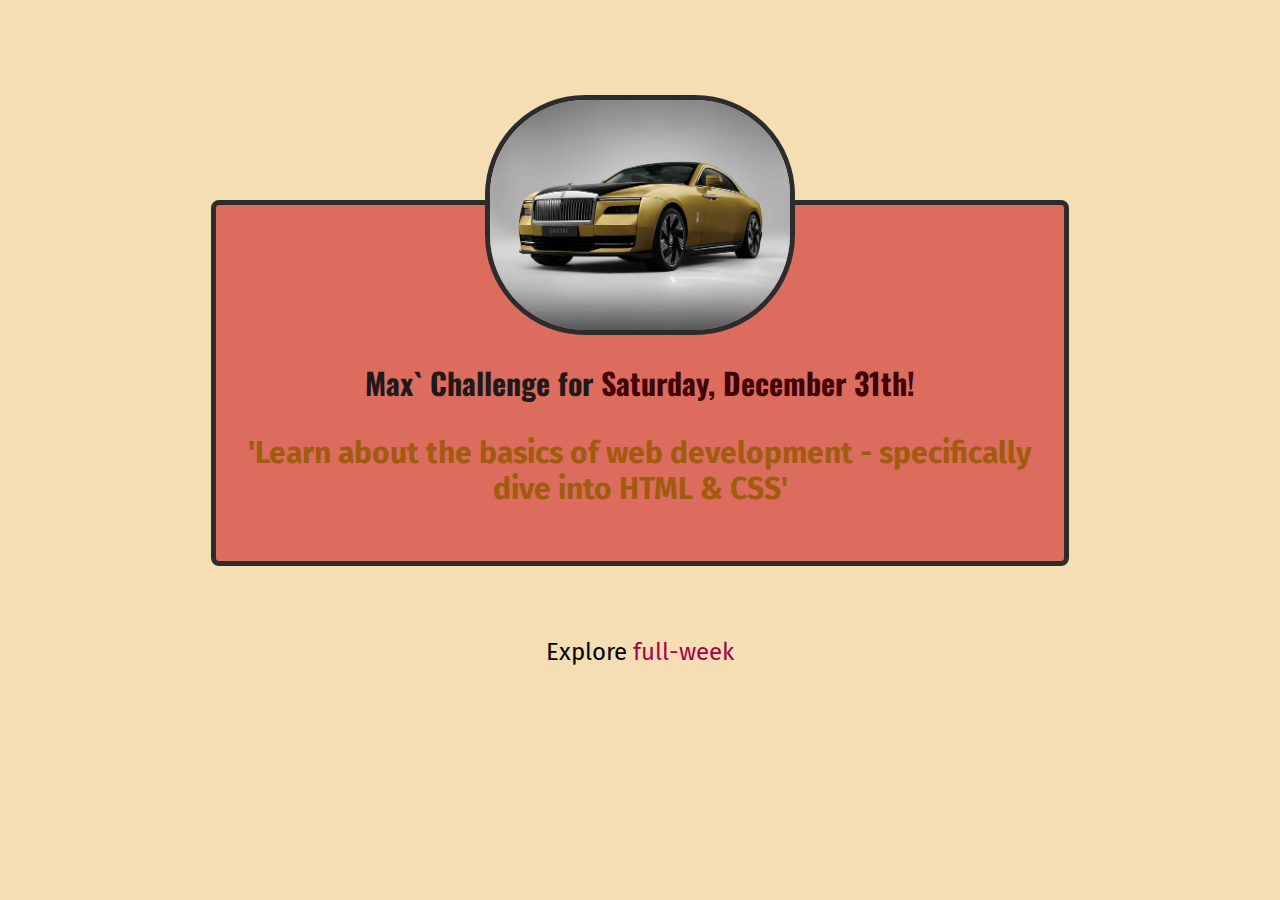
<file: index.html>
<!DOCTYPE html>
<html lang="en">
    <head>
        <link rel="preconnect" href="https://fonts.googleapis.com">
        <link rel="preconnect" href="https://fonts.gstatic.com" crossorigin>
        <link href="https://fonts.googleapis.com/css2?family=Fira+Sans&family=Oswald:wght@700&display=swap" rel="stylesheet">
        <title>My Daily Challenge</title>
        <link rel="stylesheet" href="styles/daily-challenge.css">
        <link rel="stylesheet" href="styles/shared.css">
        </head>
    <body>
      <main>
        <img src="images/spectre_use_project.jpg" alt="My car">
        <!-- 올해 말까지 12월 31일까지 100일 챌린지.종료. 
        만약 자격증 시험을 보지 않아도 된다면, 11월 중순까지 종료.-->
        <h1>
            Max` Challenge for <span>Saturday, December 31th!</span> 
          </h1>
          
          <p id="today-challenge">
            'Learn about the basics of web development - specifically dive into HTML &
            CSS'
          </p>
      </main>
      <footer>
        <p>Explore&nbsp;<a href="full-week.html">full-week</a></p>

      </footer>


          
    </body>
</html>
</file>
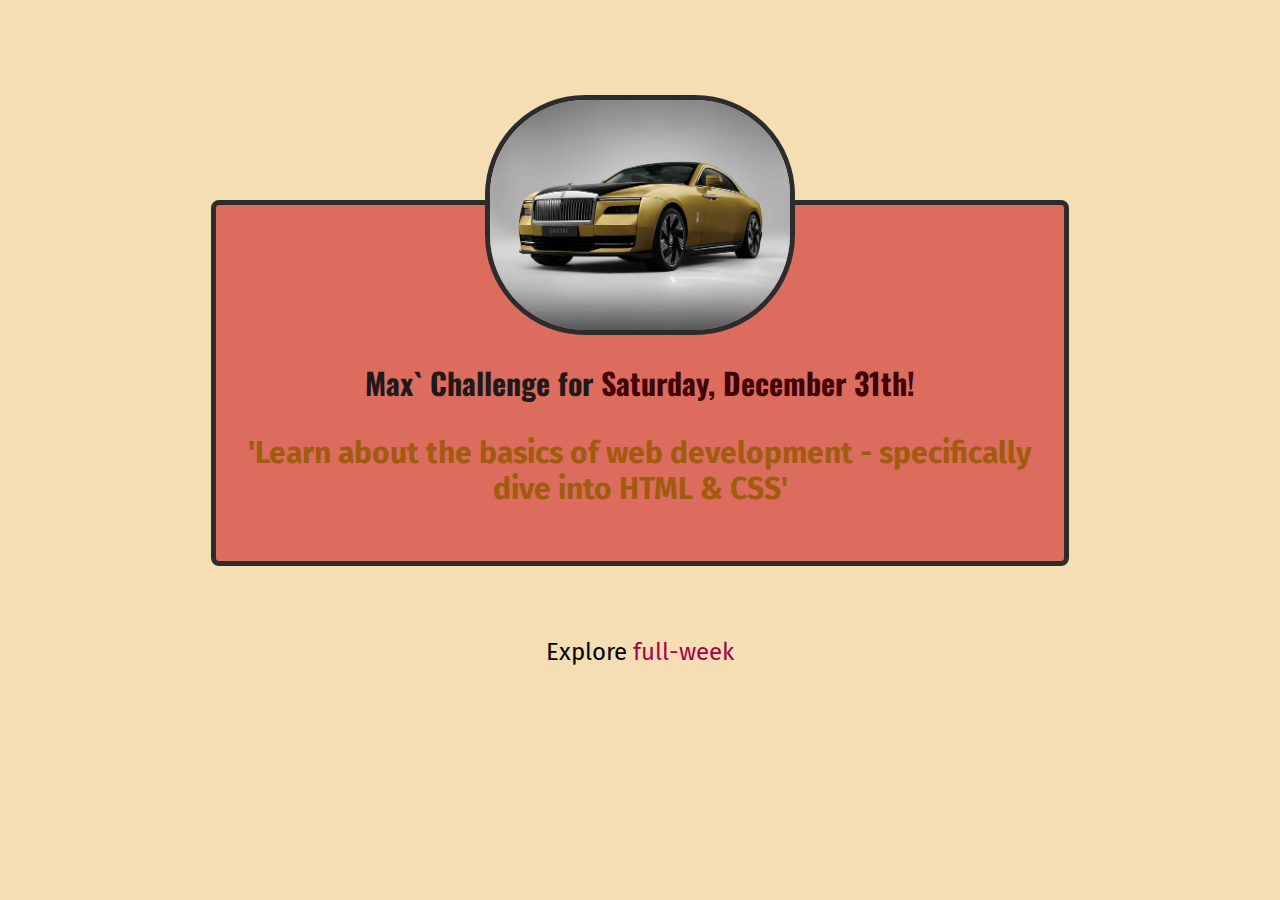
<file: full-week/index.html>
<!DOCTYPE html>
<html lang="en">
  <head>
    <link rel="preconnect" href="https://fonts.googleapis.com" />
    <link rel="preconnect" href="https://fonts.gstatic.com" crossorigin />
    <link
      href="https://fonts.googleapis.com/css2?family=Fira+Sans&family=Oswald:wght@700&display=swap"
      rel="stylesheet"
    />
    <title>My Daily Challenge</title>
    <link rel="stylesheet" href="/styles/daily-challenge.css" />
    <link rel="stylesheet" href="/styles/shared.css" />
    <link rel="icon" href="/images/favicon.ico" type="image/x-icon" />
  </head>
  <body>
    <main>
      <img src="/images/spectre_use_project.jpg" alt="My car" />
      <!-- 올해 말까지 12월 31일까지 100일 챌린지.종료. 
        만약 자격증 시험을 보지 않아도 된다면, 11월 중순까지 종료.-->
      <h1>Max` Challenge for <span>Saturday, December 31th!</span></h1>

      <p id="today-challenge">
        'Learn about the basics of web development - specifically dive into HTML
        & CSS'
      </p>
    </main>
    <footer>
      <p>Explore&nbsp;<a href="full-week/full-week.html">full-week</a></p>
    </footer>
  </body>
</html>
</file>
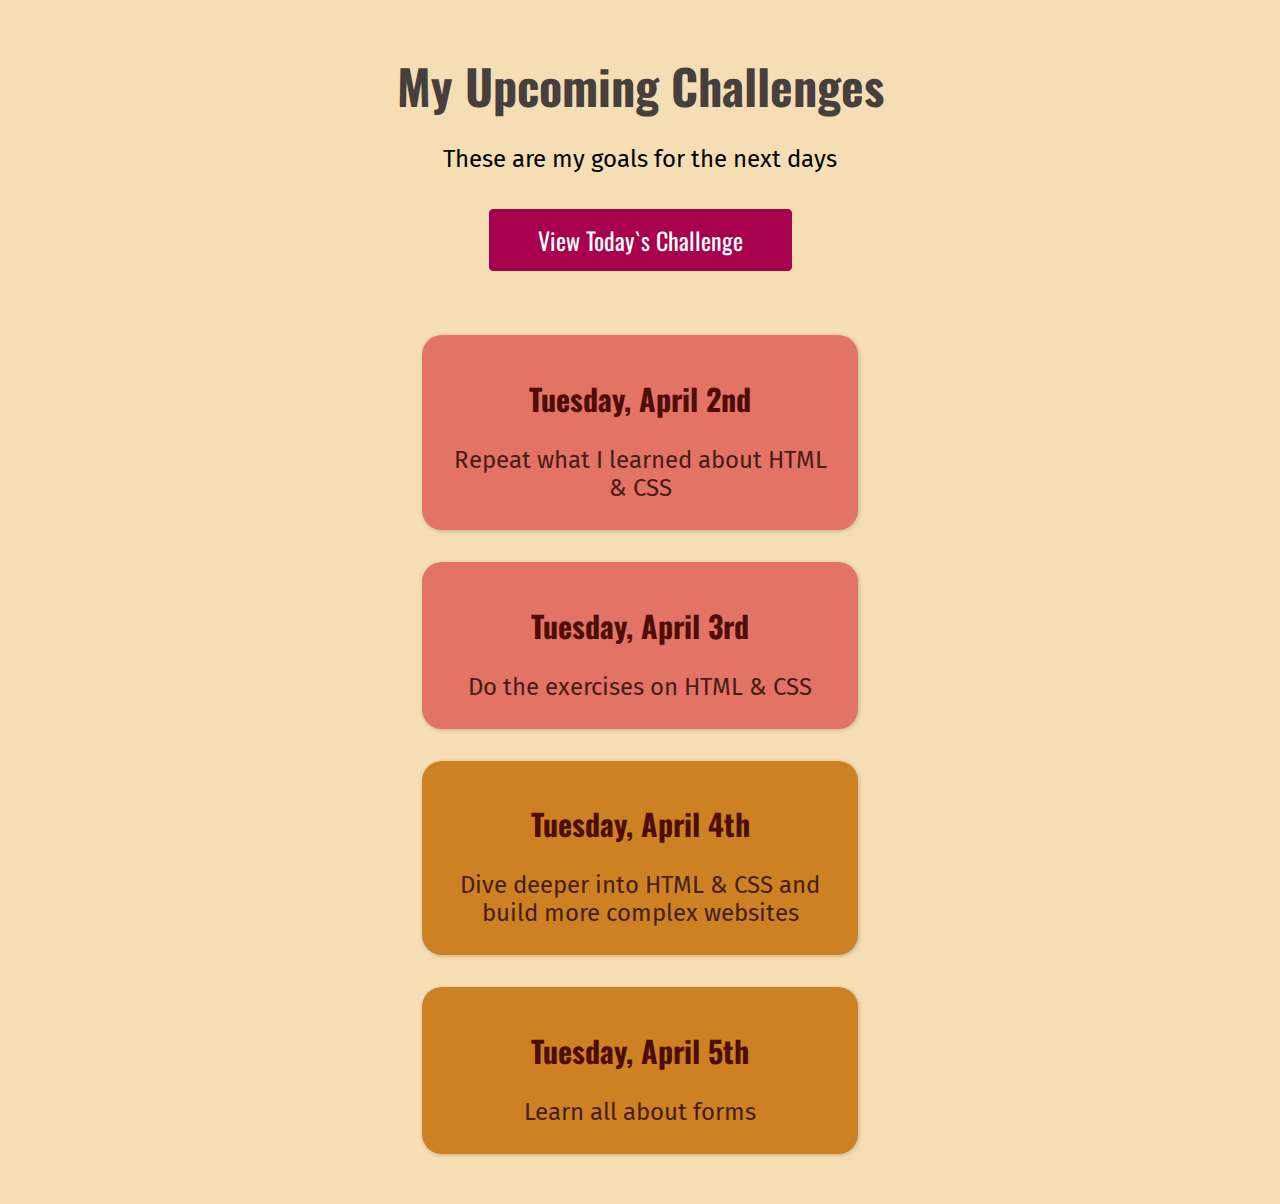
<file: full-week.html>
<!DOCTYPE html>
<html lang="en">
<head>
    <meta charset="UTF-8">
    <meta http-equiv="X-UA-Compatible" content="IE=edge">
    <meta name="viewport" content="width=device-width, initial-scale=1.0">
    <link rel="preconnect" href="https://fonts.googleapis.com">
    <link rel="preconnect" href="https://fonts.gstatic.com" crossorigin>
    <link href="https://fonts.googleapis.com/css2?family=Fira+Sans&family=Oswald:wght@700&display=swap" rel="stylesheet">
    <title>My Daily Challenge</title>
    <link rel="stylesheet" href="styles/shared.css">
    <link rel="stylesheet" href="styles/full-week.css">

    
    <title>My Upcoming Challenges</title>
</head>  
<body>
    <header>
        <h1> My Upcoming Challenges </h1>
        <p id="desxription">These are my goals for the next days</p>
        <a href="index.html"> View Today`s Challenge</a>
    </header>
    <main>
        <ol>
            <li class="highlight-goal">
                <h2>Tuesday, April 2nd</h2>
                <p>Repeat what I learned about HTML & CSS</p>
            </li>
            <li class="highlight-goal">
                <h2>Tuesday, April 3rd</h2>
                <p>Do the exercises on HTML & CSS</p>
            </li>    
            <li>
                <h2>Tuesday, April 4th</h2>
                <p>Dive deeper into HTML & CSS and build more complex websites</p>
            </li>
            <li>
                <h2>Tuesday, April 5th</h2>
                <p >Learn all about forms</p>
            </li>  
        </ol>
    </main>
</body>
</html>
</file>
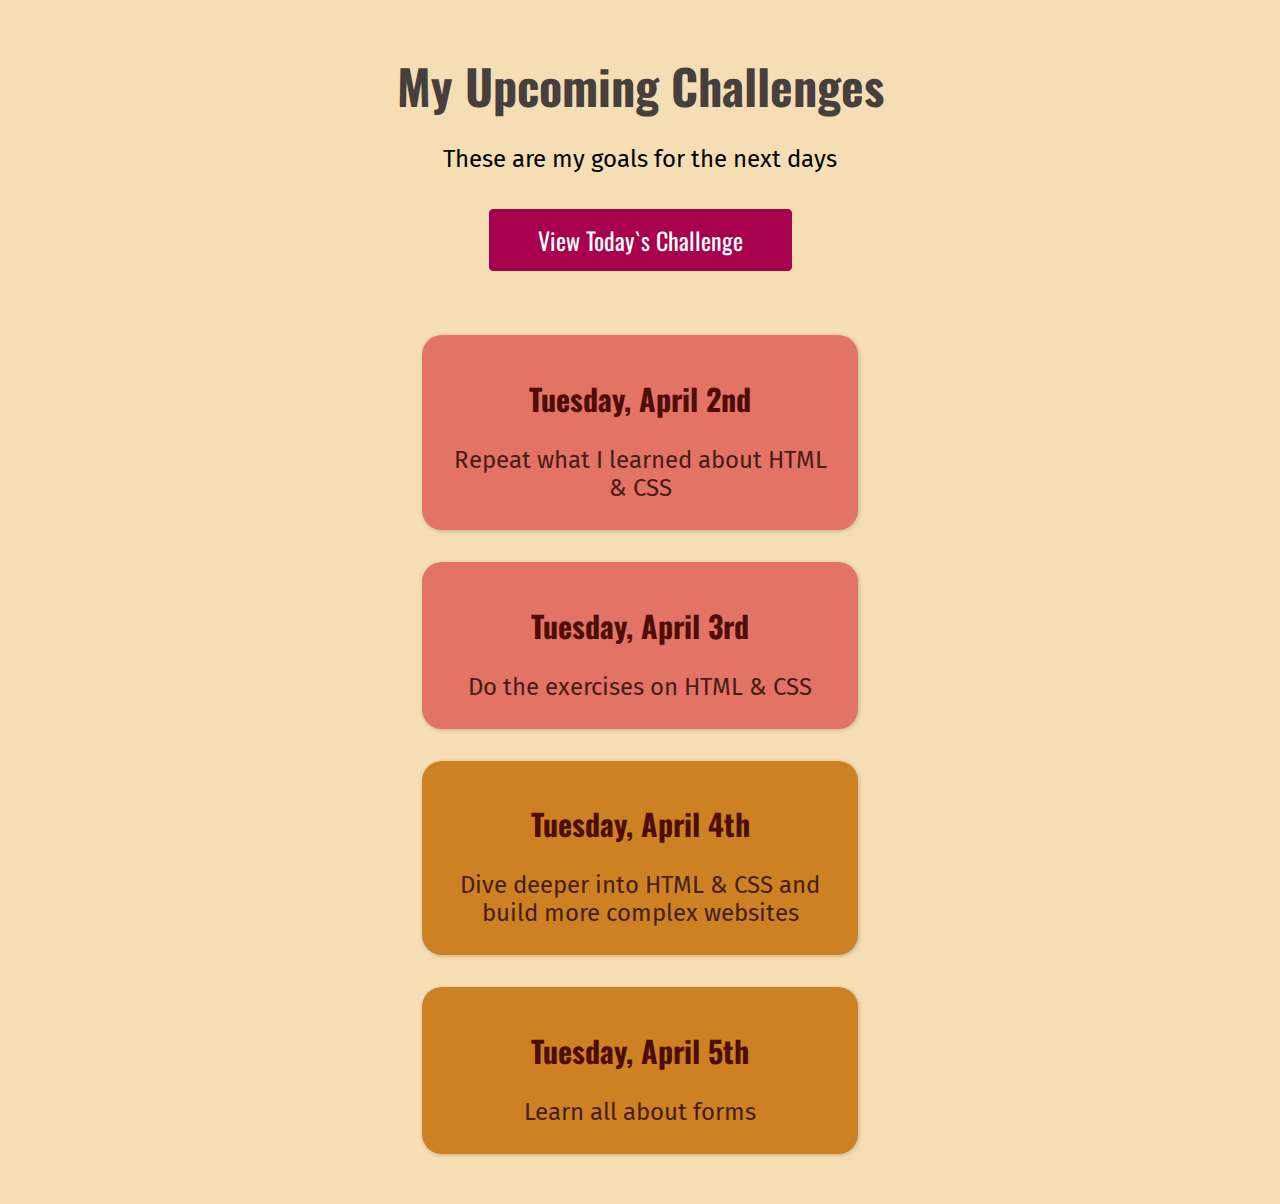
<file: full-week/full-week.html>
<!DOCTYPE html>
<html lang="en">
  <head>
    <meta charset="UTF-8" />
    <meta http-equiv="X-UA-Compatible" content="IE=edge" />
    <meta name="viewport" content="width=device-width, initial-scale=1.0" />
    <link rel="preconnect" href="https://fonts.googleapis.com" />
    <link rel="preconnect" href="https://fonts.gstatic.com" crossorigin />
    <link
      href="https://fonts.googleapis.com/css2?family=Fira+Sans&family=Oswald:wght@700&display=swap"
      rel="stylesheet"
    />
    <title>My Daily Challenge</title>
    <link rel="stylesheet" href="/styles/shared.css" />
    <link rel="stylesheet" href="/styles/full-week.css" />
    <link rel="icon" href="/images/favicon.ico" type="image/x-icon" />

    <title>My Upcoming Challenges</title>
  </head>
  <body>
    <header>
      <h1>My Upcoming Challenges</h1>
      <p id="desxription">These are my goals for the next days</p>
      <a href="/full-week/index.html"> View Today`s Challenge</a>
    </header>
    <main>
      <ol>
        <li class="highlight-goal">
          <h2>Tuesday, April 2nd</h2>
          <p>Repeat what I learned about HTML & CSS</p>
        </li>
        <li class="highlight-goal">
          <h2>Tuesday, April 3rd</h2>
          <p>Do the exercises on HTML & CSS</p>
        </li>
        <li>
          <h2>Tuesday, April 4th</h2>
          <p>Dive deeper into HTML & CSS and build more complex websites</p>
        </li>
        <li>
          <h2>Tuesday, April 5th</h2>
          <p>Learn all about forms</p>
        </li>
      </ol>
    </main>
  </body>
</html>
</file>
<file: styles/daily-challenge.css>
main{
    width:800px;
    margin: 200px auto 72px auto;
    background-color: rgb(219, 108, 94);
    padding: 24px;
    border:5px solid rgb(44, 44, 44);
    border-radius: 8px;
    box-shadow: 1px 2px 8px rgba(0, 0, 0, 0);
}

#today-challenge{
    color: rgb(75, 59, 59);
    font-weight: bold;
    font-size: 30px;
}
/* 텍스트 어라이언은 텍스트의 위치를 만지는 속성 */
img{
    width: 200px;
    height: 200px;
    border-radius: 100px;
    border: 5px solid rgb(44,44,44);
    margin-top: -134px;
}

h1{
    font-size: 30px;
    color: rgb(31, 25, 25);
}

span{
    color: rgb(66, 2, 2);
}

a{
    color: rgb(73, 29, 51);
}
</file>
<file: styles/shared.css>
h1{
    font-family: 'Oswald', sans-serif;
    color: rgb(20, 97, 50)"
}

p{
    font-family: 'Fira Sans', sans-serif;
    font-size: 24px;
}
a{
  color: rgb(167, 1, 78);
  text-decoration: none;
  /* 홍매색   */
}
/* 규칙. 마우스가 a에 올라갔을때 나오는 규칙  */
a:hover{ 
    text-decoration : underline;
}
#today-challenge{
    color: rgb(160, 92, 12);
    font-weight: bold;
    font-size: 30px;
}
/* 텍스트 어라이언은 텍스트의 위치를 만지는 속성 */
img{
    width: 300px;
    height: 230px;
    border-radius: 100px;
    

}
/* 이미지의 에서 바디가 부모요소기 떄문에 body로 텍스트 에어리어 값을 잡아주면 그 아래 자식 요소들이 모두 적용 받는다.  */
body{
    text-align: center;
    background-color: wheat;
    margin: 50px;
    font-family: 'Oswald', sans-serif;
}
</file>
<file: styles/full-week.css>
h1{
    font-family: 'Oswald', sans-serif;
    font-size: 48px;
    color: rgb(71, 62, 62);
    margin: 0;
}

/* #desxription{
    margin-bottom: 36px;
} */
#description{
    margin: 0;
 }

header{
    margin-bottom: 64px;
}

header p{
    margin-bottom: 36px;
}


a{
    padding: 12px 48px;
    background-color: rgb(167, 1, 78);
    color: white;
    border: 1px solid rgb(167, 1, 78);
    border-radius: 4px;
    font-size: 24px;
    display: inline-block;
    margin: 0;
    }

a:hover{
    background-color: rgb(24, 21, 23);
    text-decoration: none;
}

ol{ 
    list-style: none;
    width: 500px;
    margin: 36px auto 0 auto;
    padding: 0;
}
li{
    padding: 16px;
    box-shadow: 1px 1px 4px rgba(0, 0, 0, 0.2);
    margin:32px;
    background-color: #cd8123;
    font-size: 20px;
    border-radius: 20px;
 }
 h2{
    color: rgb(78, 13, 5);
    font-family: 'Oswald', sans-serif;
 }
 main p{
    margin: 12px;
    color: rgb(71, 29, 23);
 }
 .daily-goal{
    margin: 12px;
    color: rgb(71, 29, 22);
 }

 .highlight-goal{
    background-color: rgb(226, 115, 101);
 }
</file>
